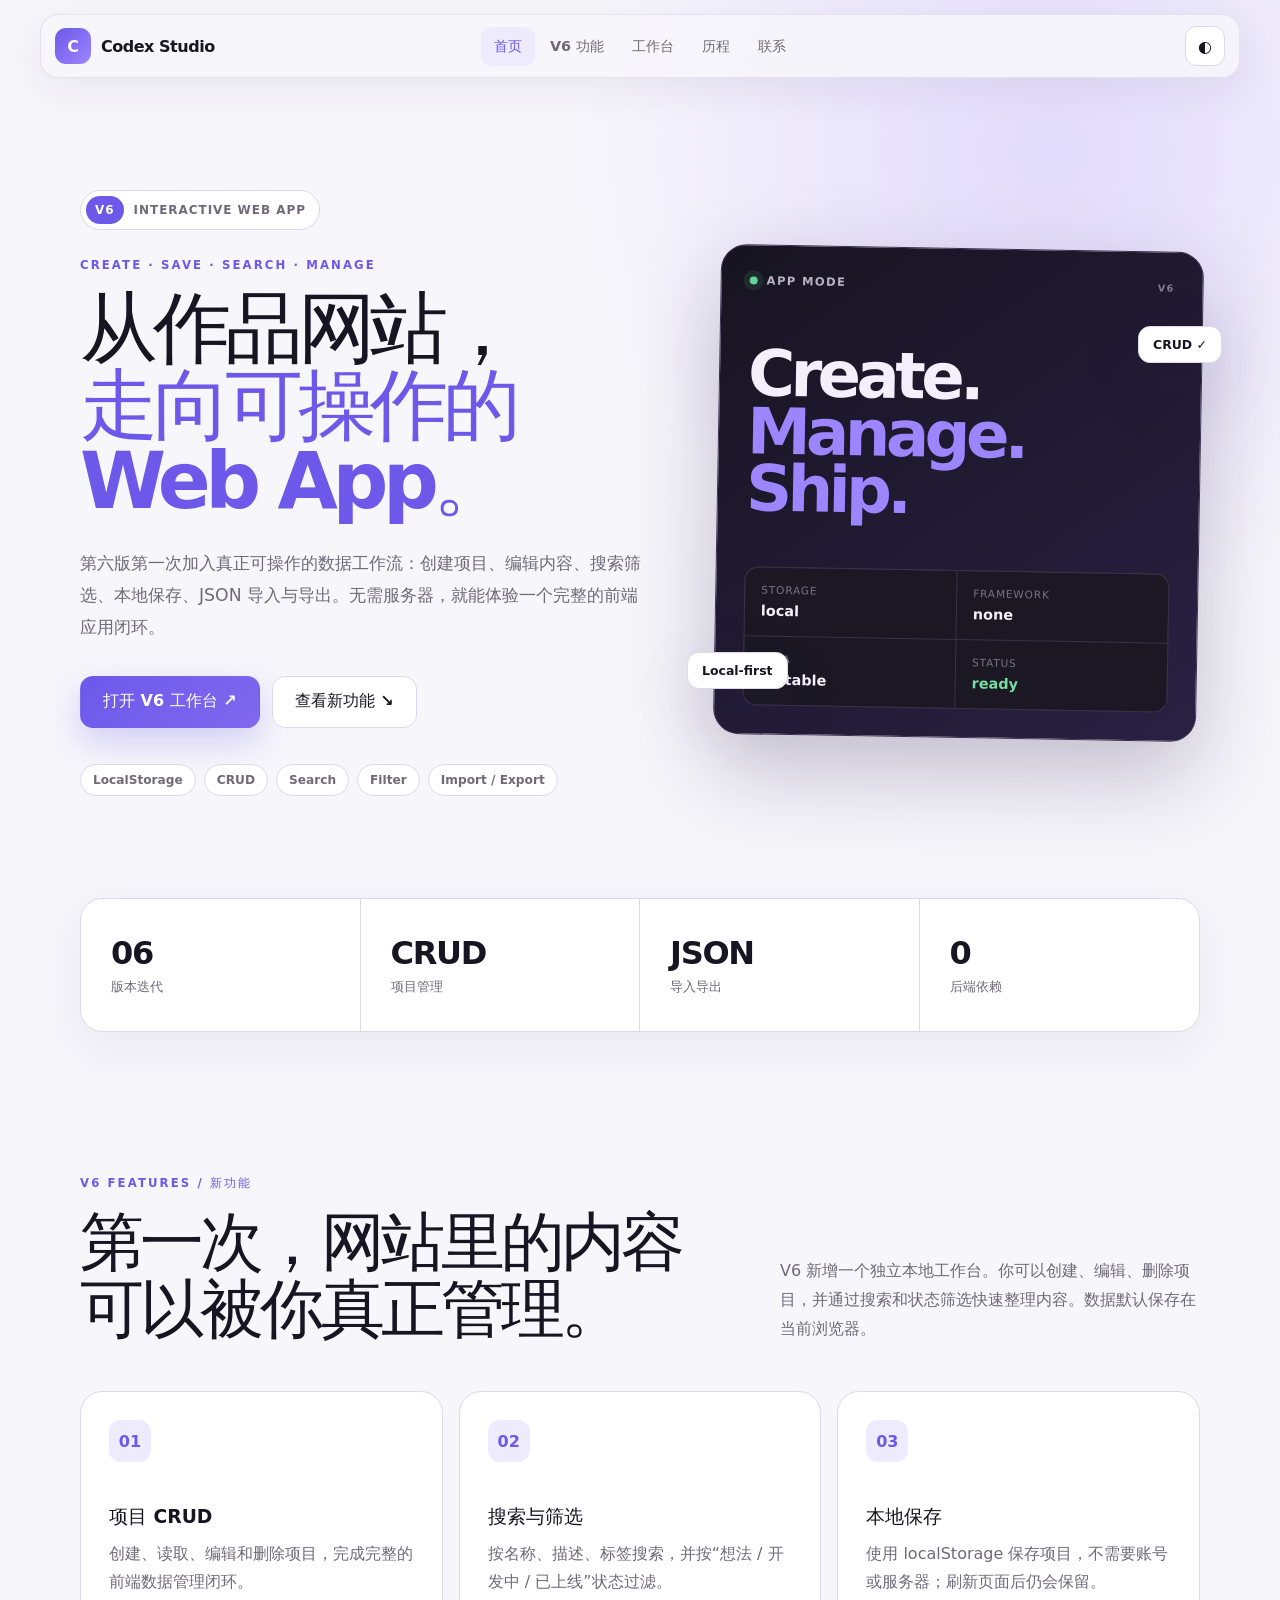
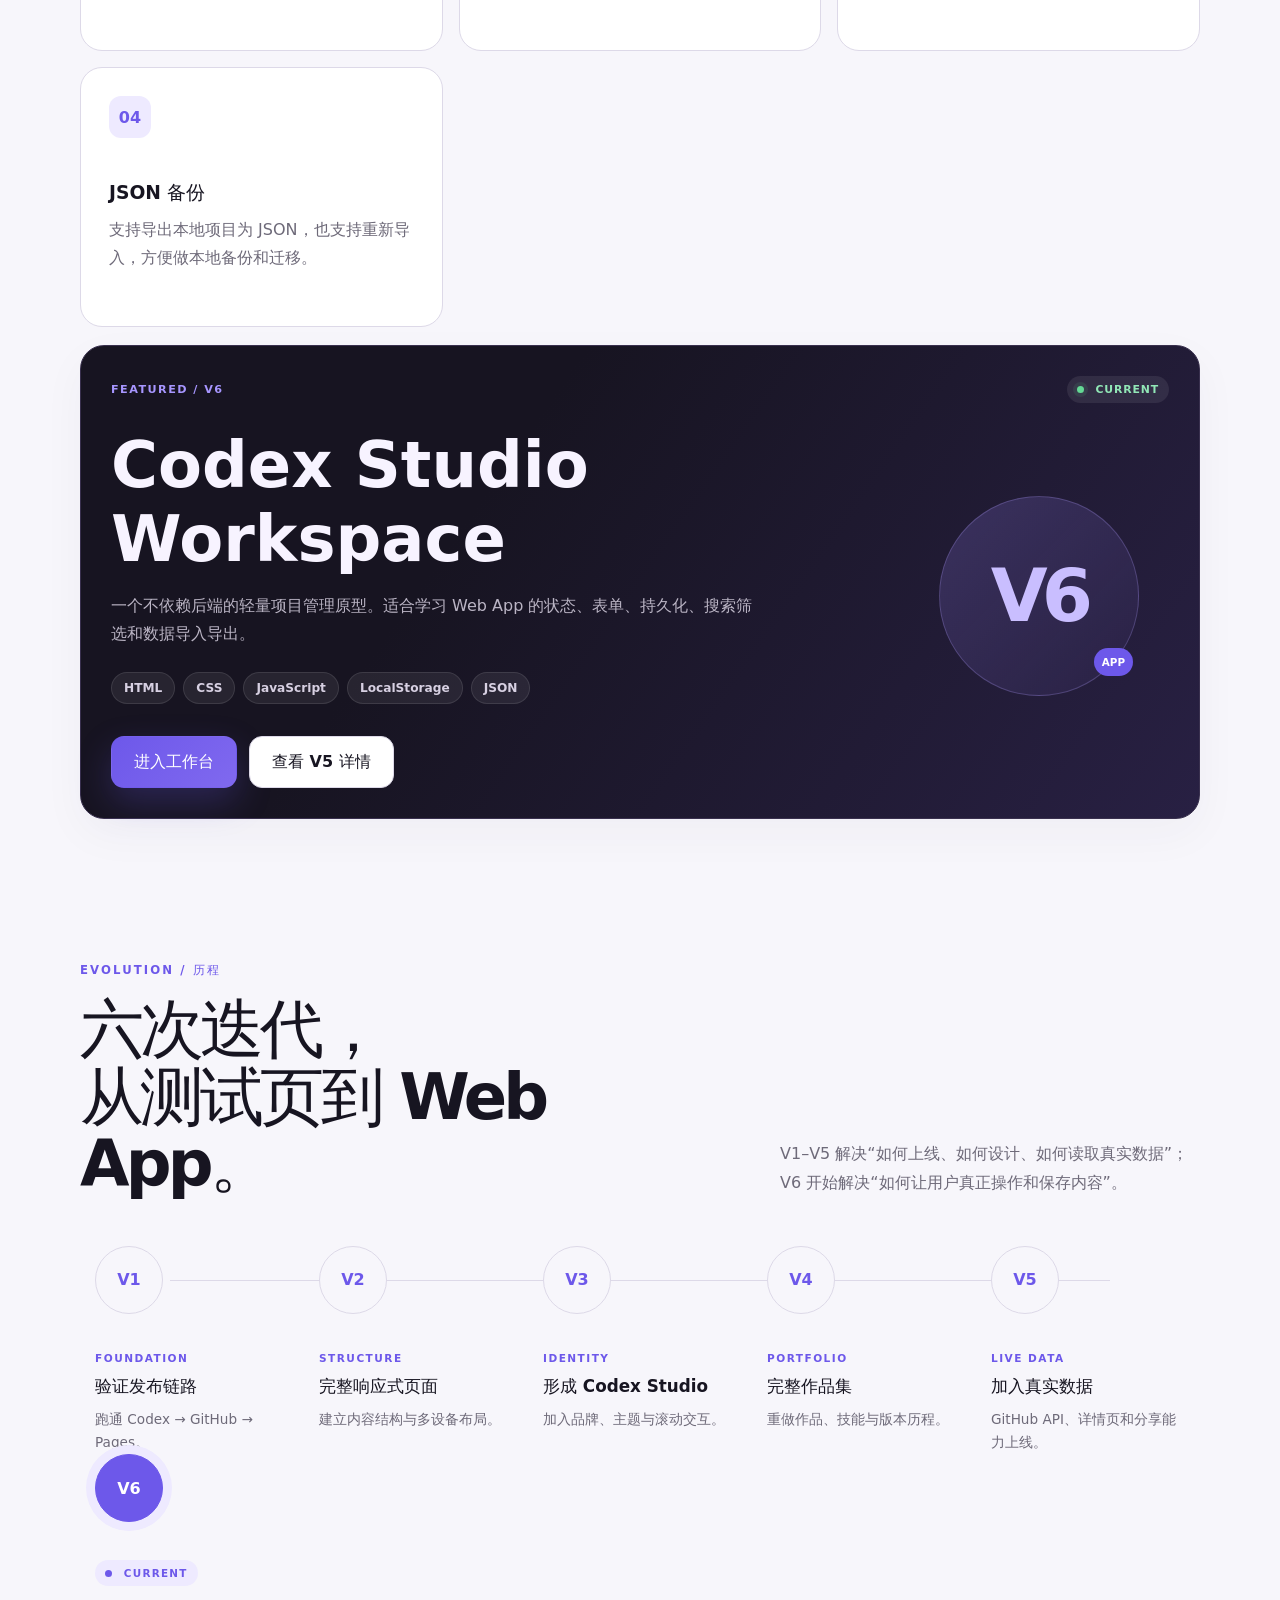
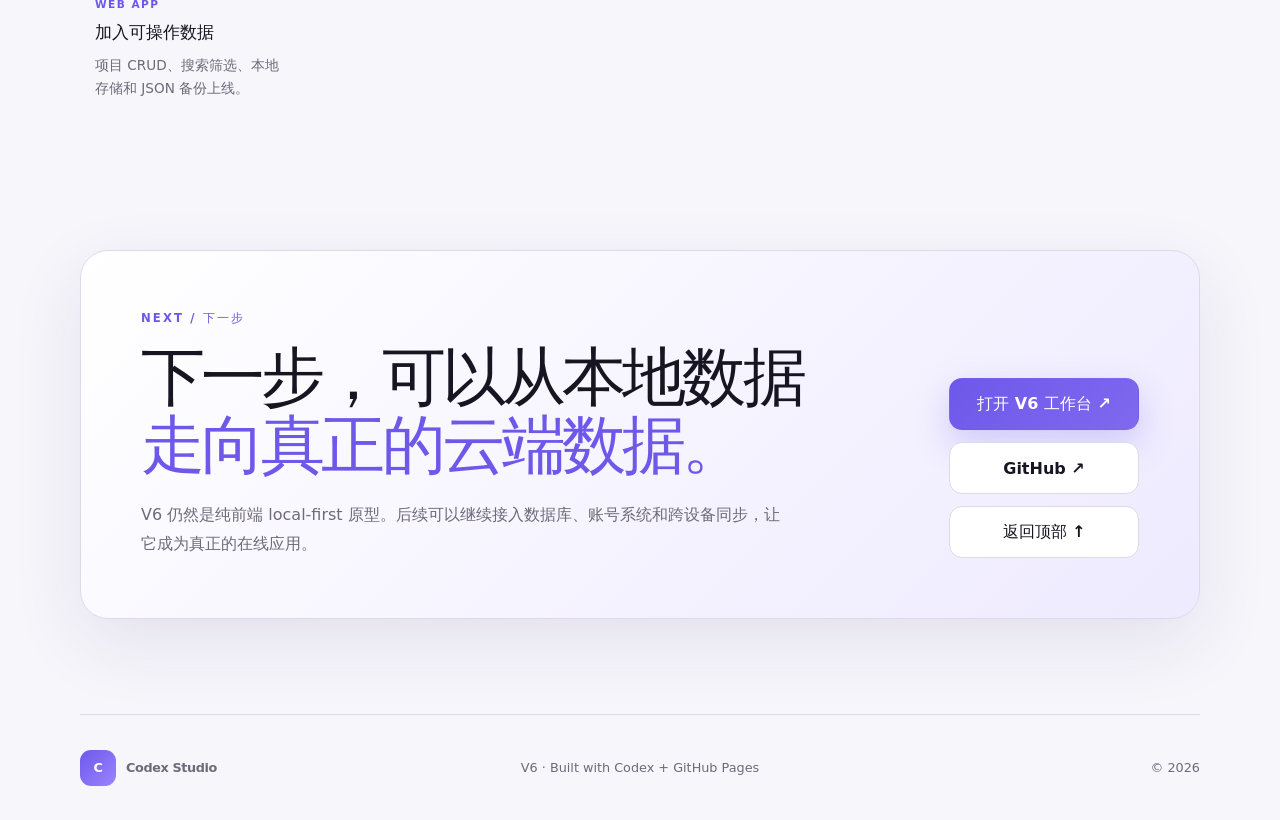
<file: index.html>
<!doctype html><html lang="zh-CN"><head><meta charset="UTF-8"><meta name="viewport" content="width=device-width,initial-scale=1"><meta name="description" content="Codex Studio V6：从实时 Portfolio 进一步升级为可操作的本地 Web App。"><meta name="theme-color" content="#f7f6fb"><title>Codex Studio · V6 Web App</title><script>(()=>{const s=localStorage.getItem('codex-theme');if(s==='dark'||(!s&&matchMedia('(prefers-color-scheme: dark)').matches))document.documentElement.dataset.theme='dark'})()</script><link rel="stylesheet" href="style-v5.css"></head><body><a class="skip-link" href="#main">跳到主要内容</a><div class="page-progress" id="page-progress" aria-hidden="true"></div><header class="site-header"><a class="brand" href="#home"><span class="brand-mark">C</span><span>Codex Studio</span></a><nav class="nav" id="site-nav" aria-label="主导航"><a href="#home">首页</a><a href="#features">V6 功能</a><a href="app.html">工作台</a><a href="#journey">历程</a><a href="#contact">联系</a></nav><div class="header-actions"><button class="theme-toggle" id="theme-toggle" type="button"><span>◐</span></button><button class="menu-button" id="menu-button" type="button" aria-expanded="false" aria-controls="site-nav"><span></span><span></span><span></span></button></div></header><main id="main"><section class="hero section-shell reveal" id="home"><div class="hero-copy"><div class="version-lockup"><span>V6</span><strong>Interactive Web App</strong></div><p class="eyebrow">CREATE · SAVE · SEARCH · MANAGE</p><h1>从作品网站，<br><em>走向可操作的 Web App。</em></h1><p class="hero-text">第六版第一次加入真正可操作的数据工作流：创建项目、编辑内容、搜索筛选、本地保存、JSON 导入与导出。无需服务器，就能体验一个完整的前端应用闭环。</p><div class="hero-actions"><a class="button primary" href="app.html">打开 V6 工作台 ↗</a><a class="button secondary" href="#features">查看新功能 ↘</a></div><ul class="hero-tech"><li>LocalStorage</li><li>CRUD</li><li>Search</li><li>Filter</li><li>Import / Export</li></ul></div><div class="hero-art"><div class="signal-card"><div class="signal-top"><span class="live-dot"></span><span>APP MODE</span><small>V6</small></div><div class="signal-title">Create.<br><b>Manage. Ship.</b></div><div class="signal-grid"><div><span>Storage</span><strong>local</strong></div><div><span>Framework</span><strong>none</strong></div><div><span>Data</span><strong>editable</strong></div><div><span>Status</span><strong class="online">ready</strong></div></div></div><span class="float-chip chip-one">CRUD ✓</span><span class="float-chip chip-two">Local-first</span></div></section><section class="stats section-shell reveal"><article><strong>06</strong><span>版本迭代</span></article><article><strong>CRUD</strong><span>项目管理</span></article><article><strong>JSON</strong><span>导入导出</span></article><article><strong>0</strong><span>后端依赖</span></article></section><section class="section-shell section-block" id="features"><div class="section-heading reveal"><div><p class="eyebrow">V6 FEATURES / 新功能</p><h2>第一次，网站里的内容<br>可以被你真正管理。</h2></div><p>V6 新增一个独立本地工作台。你可以创建、编辑、删除项目，并通过搜索和状态筛选快速整理内容。数据默认保存在当前浏览器。</p></div><div class="feature-grid"><article class="feature-card reveal"><span>01</span><h3>项目 CRUD</h3><p>创建、读取、编辑和删除项目，完成完整的前端数据管理闭环。</p></article><article class="feature-card reveal"><span>02</span><h3>搜索与筛选</h3><p>按名称、描述、标签搜索，并按“想法 / 开发中 / 已上线”状态过滤。</p></article><article class="feature-card reveal"><span>03</span><h3>本地保存</h3><p>使用 localStorage 保存项目，不需要账号或服务器；刷新页面后仍会保留。</p></article><article class="feature-card reveal"><span>04</span><h3>JSON 备份</h3><p>支持导出本地项目为 JSON，也支持重新导入，方便做本地备份和迁移。</p></article></div><article class="project-card featured reveal"><div class="project-top"><span class="project-index">FEATURED / V6</span><span class="status current"><i></i> Current</span></div><div class="featured-content"><div><h3>Codex Studio Workspace</h3><p>一个不依赖后端的轻量项目管理原型。适合学习 Web App 的状态、表单、持久化、搜索筛选和数据导入导出。</p><ul class="tag-list"><li>HTML</li><li>CSS</li><li>JavaScript</li><li>LocalStorage</li><li>JSON</li></ul><div class="project-actions"><a class="button primary" href="app.html">进入工作台</a><a class="button secondary" href="project.html">查看 V5 详情</a></div></div><div class="project-monogram">V6<span>APP</span></div></div></article></section><section class="section-shell section-block" id="journey"><div class="section-heading reveal"><div><p class="eyebrow">EVOLUTION / 历程</p><h2>六次迭代，<br>从测试页到 Web App。</h2></div><p>V1–V5 解决“如何上线、如何设计、如何读取真实数据”；V6 开始解决“如何让用户真正操作和保存内容”。</p></div><div class="timeline"><article class="reveal"><div class="timeline-marker">V1</div><div><p class="timeline-date">FOUNDATION</p><h3>验证发布链路</h3><p>跑通 Codex → GitHub → Pages。</p></div></article><article class="reveal"><div class="timeline-marker">V2</div><div><p class="timeline-date">STRUCTURE</p><h3>完整响应式页面</h3><p>建立内容结构与多设备布局。</p></div></article><article class="reveal"><div class="timeline-marker">V3</div><div><p class="timeline-date">IDENTITY</p><h3>形成 Codex Studio</h3><p>加入品牌、主题与滚动交互。</p></div></article><article class="reveal"><div class="timeline-marker">V4</div><div><p class="timeline-date">PORTFOLIO</p><h3>完整作品集</h3><p>重做作品、技能与版本历程。</p></div></article><article class="reveal"><div class="timeline-marker">V5</div><div><p class="timeline-date">LIVE DATA</p><h3>加入真实数据</h3><p>GitHub API、详情页和分享能力上线。</p></div></article><article class="active reveal"><div class="timeline-marker">V6</div><div><div class="current-label"><i></i> CURRENT</div><p class="timeline-date">WEB APP</p><h3>加入可操作数据</h3><p>项目 CRUD、搜索筛选、本地存储和 JSON 备份上线。</p></div></article></div></section><section class="contact section-shell reveal" id="contact"><div><p class="eyebrow">NEXT / 下一步</p><h2>下一步，可以从本地数据<br><em>走向真正的云端数据。</em></h2><p>V6 仍然是纯前端 local-first 原型。后续可以继续接入数据库、账号系统和跨设备同步，让它成为真正的在线应用。</p></div><div class="contact-actions"><a class="button primary" href="app.html">打开 V6 工作台 ↗</a><a class="button secondary" href="https://github.com/1042963113-cmyk/codex-test" target="_blank" rel="noreferrer">GitHub ↗</a><a class="button secondary" href="#home">返回顶部 ↑</a></div></section></main><footer class="site-footer"><a class="brand" href="#home"><span class="brand-mark">C</span><span>Codex Studio</span></a><p>V6 · Built with Codex + GitHub Pages</p><p>© 2026</p></footer><script src="script-v5.js"></script></body></html>
</file>
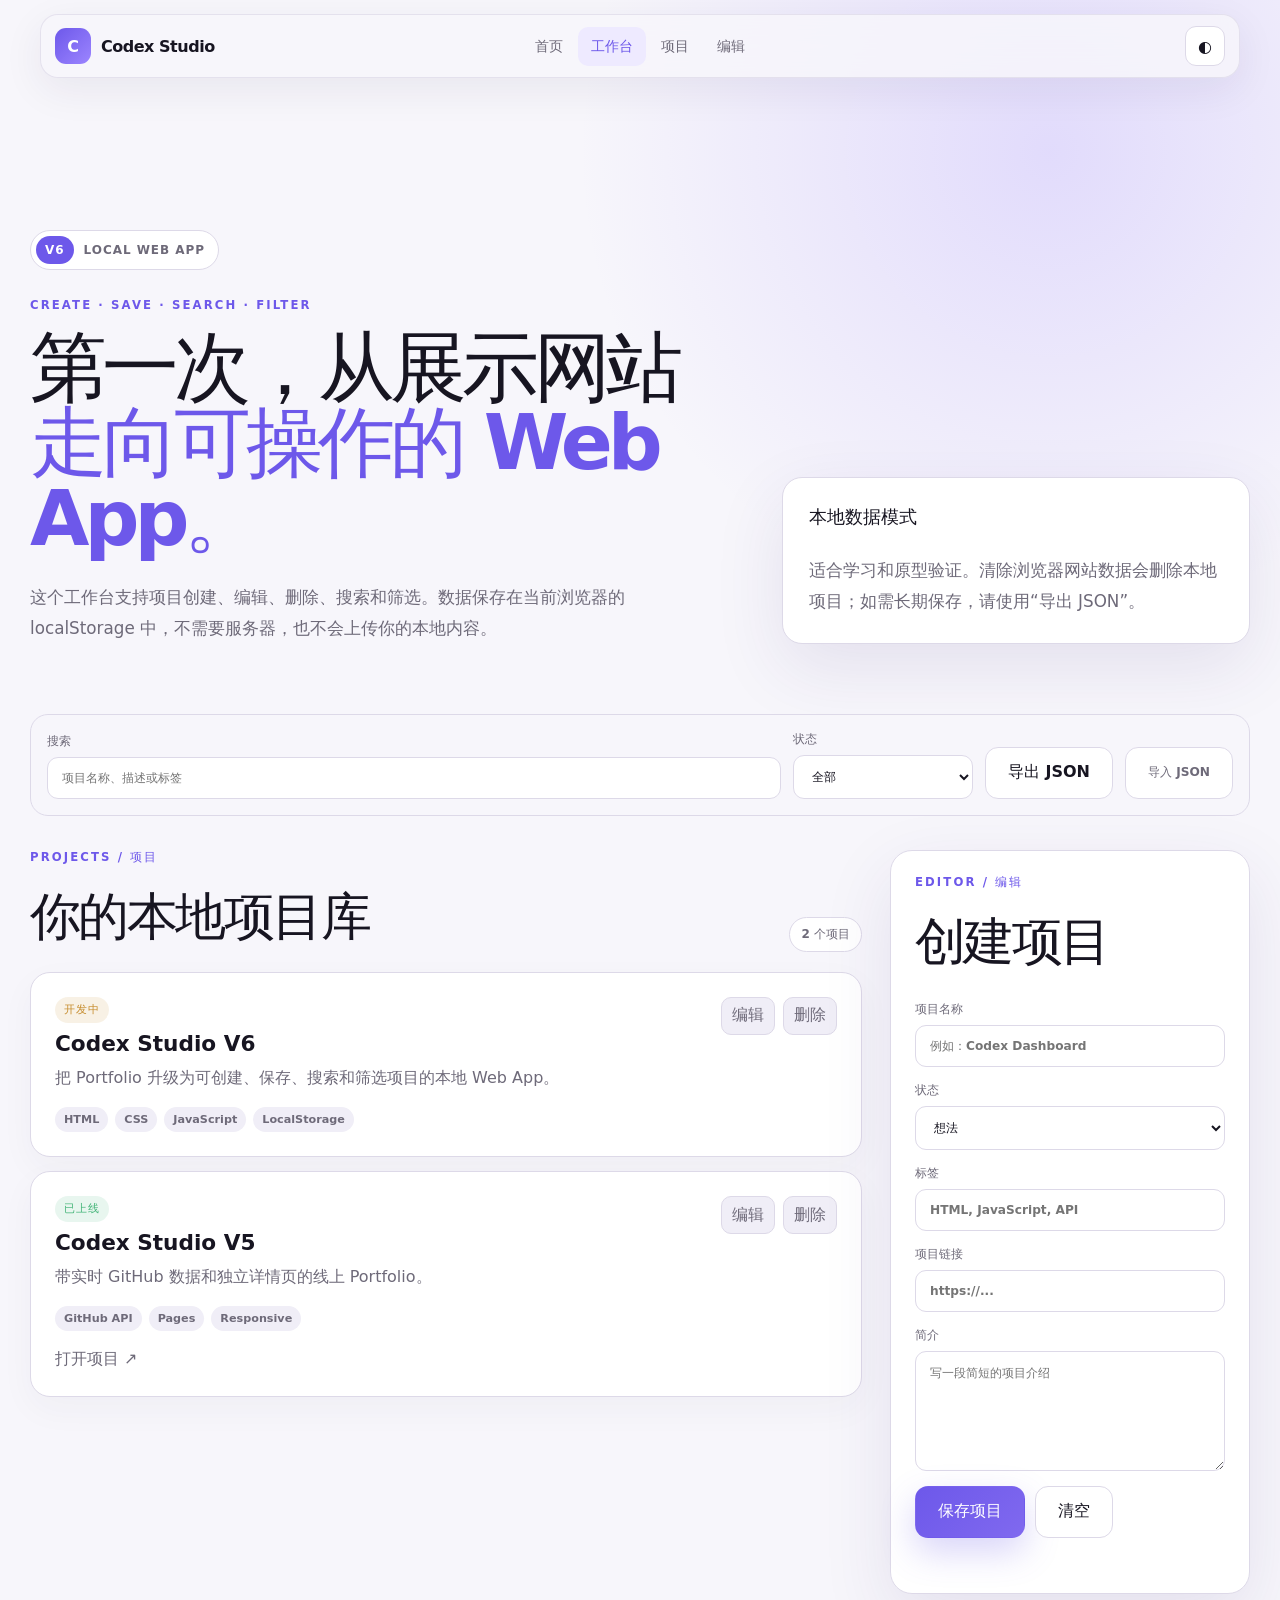
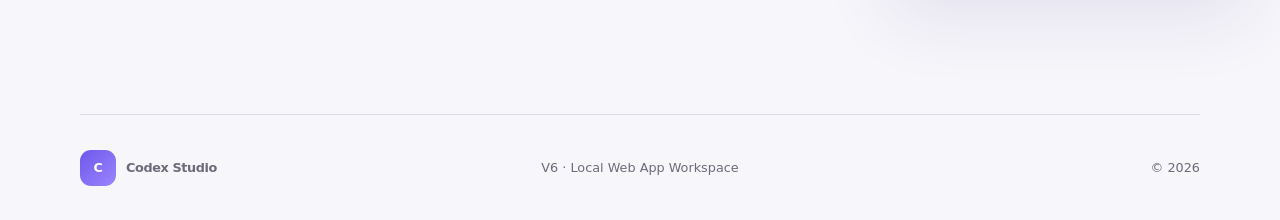
<file: app.html>
<!doctype html><html lang="zh-CN"><head><meta charset="UTF-8"><meta name="viewport" content="width=device-width,initial-scale=1"><meta name="description" content="Codex Studio V6 本地项目工作台：创建、编辑、搜索、筛选并保存项目。"><meta name="theme-color" content="#f7f6fb"><title>Codex Studio · V6 Workspace</title><script>(()=>{const s=localStorage.getItem('codex-theme');if(s==='dark'||(!s&&matchMedia('(prefers-color-scheme: dark)').matches))document.documentElement.dataset.theme='dark'})()</script><link rel="stylesheet" href="style-v5.css"><link rel="stylesheet" href="app-v6.css"></head><body><a class="skip-link" href="#main">跳到主要内容</a><header class="site-header"><a class="brand" href="index.html"><span class="brand-mark">C</span><span>Codex Studio</span></a><nav class="nav" aria-label="工作台导航"><a href="index.html">首页</a><a class="active" href="app.html">工作台</a><a href="#projects">项目</a><a href="#editor">编辑</a></nav><div class="header-actions"><button class="theme-toggle" id="theme-toggle" type="button" aria-label="切换主题"><span>◐</span></button></div></header><main id="main" class="workspace-shell"><section class="workspace-hero"><div><div class="version-lockup"><span>V6</span><strong>Local Web App</strong></div><p class="eyebrow">CREATE · SAVE · SEARCH · FILTER</p><h1>第一次，从展示网站<br><em>走向可操作的 Web App。</em></h1><p>这个工作台支持项目创建、编辑、删除、搜索和筛选。数据保存在当前浏览器的 localStorage 中，不需要服务器，也不会上传你的本地内容。</p></div><div class="workspace-note"><strong>本地数据模式</strong><p>适合学习和原型验证。清除浏览器网站数据会删除本地项目；如需长期保存，请使用“导出 JSON”。</p></div></section><section class="workspace-toolbar" id="projects"><label class="search-box"><span>搜索</span><input id="search-input" type="search" placeholder="项目名称、描述或标签"></label><label><span>状态</span><select id="status-filter"><option value="all">全部</option><option value="idea">想法</option><option value="building">开发中</option><option value="live">已上线</option></select></label><button class="button secondary" id="export-json" type="button">导出 JSON</button><label class="button secondary import-button">导入 JSON<input id="import-json" type="file" accept="application/json" hidden></label></section><section class="workspace-grid"><div><div class="workspace-heading"><div><p class="eyebrow">PROJECTS / 项目</p><h2>你的本地项目库</h2></div><span id="project-count" class="count-pill">0 个项目</span></div><div id="project-list" class="project-list" aria-live="polite"></div><div id="empty-state" class="empty-state" hidden><h3>没有匹配的项目</h3><p>调整搜索条件，或者在右侧创建一个新项目。</p></div></div><aside class="editor-panel" id="editor"><p class="eyebrow">EDITOR / 编辑</p><h2 id="editor-title">创建项目</h2><form id="project-form"><input id="project-id" type="hidden"><label>项目名称<input id="project-name" required maxlength="80" placeholder="例如：Codex Dashboard"></label><label>状态<select id="project-status"><option value="idea">想法</option><option value="building">开发中</option><option value="live">已上线</option></select></label><label>标签<input id="project-tags" maxlength="120" placeholder="HTML, JavaScript, API"></label><label>项目链接<input id="project-url" type="url" placeholder="https://..."></label><label>简介<textarea id="project-description" rows="6" maxlength="500" placeholder="写一段简短的项目介绍"></textarea></label><div class="form-actions"><button class="button primary" type="submit">保存项目</button><button class="button secondary" id="reset-form" type="button">清空</button></div></form><p class="form-status" id="form-status" role="status" aria-live="polite"></p></aside></section></main><footer class="site-footer"><a class="brand" href="index.html"><span class="brand-mark">C</span><span>Codex Studio</span></a><p>V6 · Local Web App Workspace</p><p>© 2026</p></footer><script src="app-v6.js"></script></body></html>
</file>
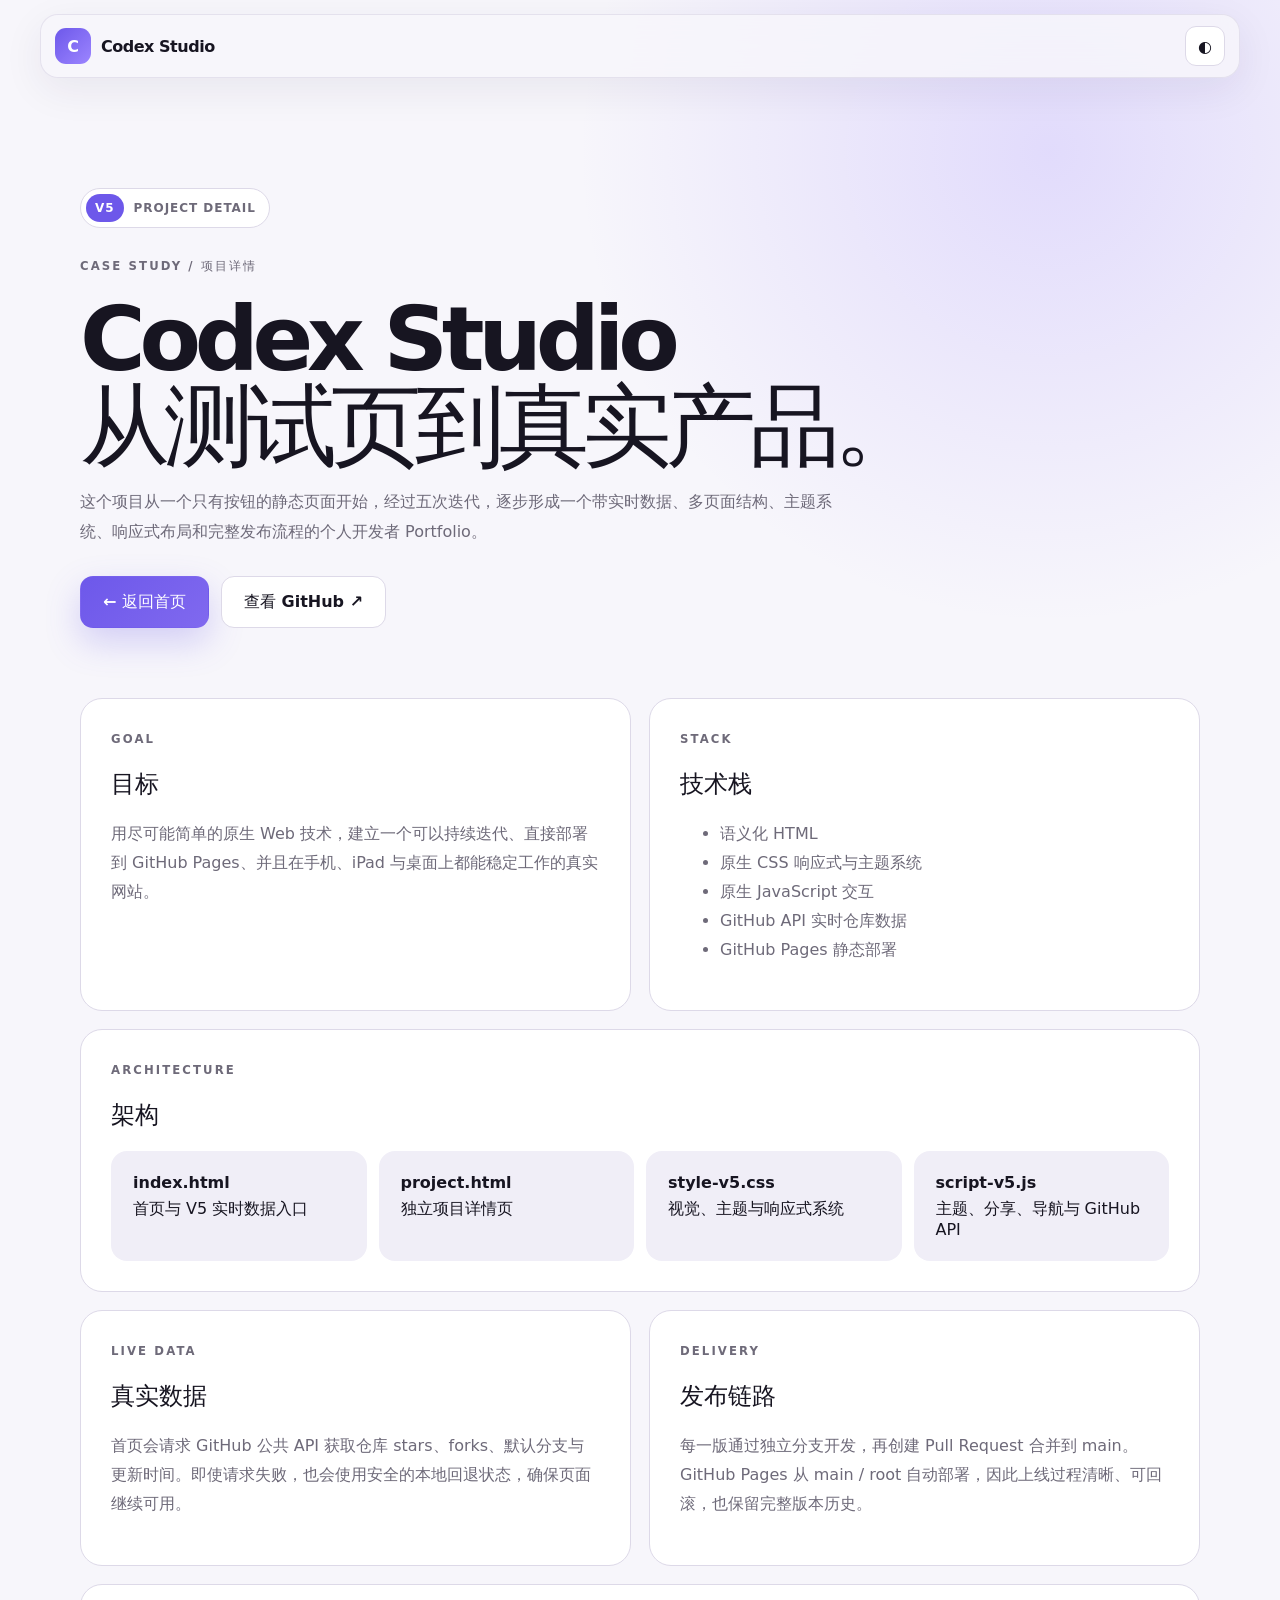
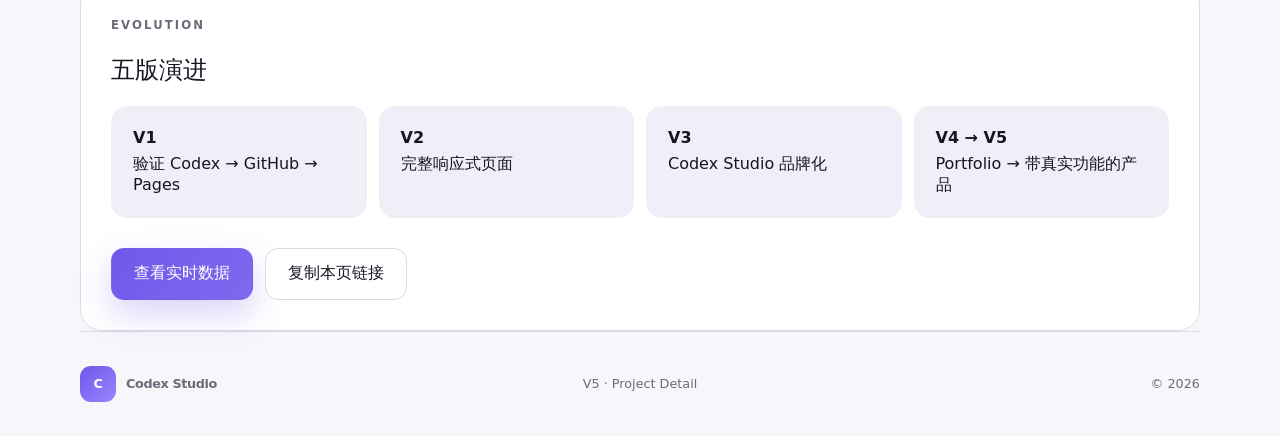
<file: project.html>
<!doctype html><html lang="zh-CN"><head><meta charset="UTF-8"><meta name="viewport" content="width=device-width,initial-scale=1"><meta name="description" content="Codex Studio V5 项目详情：架构、功能、发布链路与版本演进。"><meta name="theme-color" content="#f7f6fb"><title>Codex Studio V5 · 项目详情</title><script>(()=>{const s=localStorage.getItem('codex-theme');if(s==='dark'||(!s&&matchMedia('(prefers-color-scheme: dark)').matches))document.documentElement.dataset.theme='dark'})()</script><link rel="stylesheet" href="style-v5.css"></head><body><a class="skip-link" href="#main">跳到主要内容</a><header class="site-header"><a class="brand" href="index.html"><span class="brand-mark">C</span><span>Codex Studio</span></a><div></div><div class="header-actions"><button class="theme-toggle" id="theme-toggle" type="button"><span>◐</span></button></div></header><main id="main"><section class="detail-hero section-shell reveal"><div class="version-lockup"><span>V5</span><strong>Project Detail</strong></div><p class="eyebrow">CASE STUDY / 项目详情</p><h1>Codex Studio<br>从测试页到真实产品。</h1><p>这个项目从一个只有按钮的静态页面开始，经过五次迭代，逐步形成一个带实时数据、多页面结构、主题系统、响应式布局和完整发布流程的个人开发者 Portfolio。</p><div class="back-row"><a class="button primary" href="index.html">← 返回首页</a><a class="button secondary" href="https://github.com/1042963113-cmyk/codex-test" target="_blank" rel="noreferrer">查看 GitHub ↗</a></div></section><section class="section-shell detail-grid"><article class="detail-card reveal"><p class="eyebrow">GOAL</p><h2>目标</h2><p>用尽可能简单的原生 Web 技术，建立一个可以持续迭代、直接部署到 GitHub Pages、并且在手机、iPad 与桌面上都能稳定工作的真实网站。</p></article><article class="detail-card reveal"><p class="eyebrow">STACK</p><h2>技术栈</h2><ul><li>语义化 HTML</li><li>原生 CSS 响应式与主题系统</li><li>原生 JavaScript 交互</li><li>GitHub API 实时仓库数据</li><li>GitHub Pages 静态部署</li></ul></article><article class="detail-card full reveal"><p class="eyebrow">ARCHITECTURE</p><h2>架构</h2><div class="architecture"><div><strong>index.html</strong><span>首页与 V5 实时数据入口</span></div><div><strong>project.html</strong><span>独立项目详情页</span></div><div><strong>style-v5.css</strong><span>视觉、主题与响应式系统</span></div><div><strong>script-v5.js</strong><span>主题、分享、导航与 GitHub API</span></div></div></article><article class="detail-card reveal"><p class="eyebrow">LIVE DATA</p><h2>真实数据</h2><p>首页会请求 GitHub 公共 API 获取仓库 stars、forks、默认分支与更新时间。即使请求失败，也会使用安全的本地回退状态，确保页面继续可用。</p></article><article class="detail-card reveal"><p class="eyebrow">DELIVERY</p><h2>发布链路</h2><p>每一版通过独立分支开发，再创建 Pull Request 合并到 main。GitHub Pages 从 main / root 自动部署，因此上线过程清晰、可回滚，也保留完整版本历史。</p></article><article class="detail-card full reveal"><p class="eyebrow">EVOLUTION</p><h2>五版演进</h2><div class="architecture"><div><strong>V1</strong><span>验证 Codex → GitHub → Pages</span></div><div><strong>V2</strong><span>完整响应式页面</span></div><div><strong>V3</strong><span>Codex Studio 品牌化</span></div><div><strong>V4 → V5</strong><span>Portfolio → 带真实功能的产品</span></div></div><div class="back-row"><a class="button primary" href="index.html#live">查看实时数据</a><button class="button secondary" id="copy-link" type="button">复制本页链接</button></div></article></section></main><footer class="site-footer"><a class="brand" href="index.html"><span class="brand-mark">C</span><span>Codex Studio</span></a><p>V5 · Project Detail</p><p>© 2026</p></footer><script src="script-v5.js"></script></body></html>
</file>
<file: style-v5.css>
:root{font-family:Inter,ui-sans-serif,system-ui,-apple-system,BlinkMacSystemFont,"Segoe UI","PingFang SC","Microsoft YaHei",sans-serif;font-synthesis:none;--bg:#f7f6fb;--surface:#fff;--surface-soft:#f0eef7;--text:#171521;--muted:#6e6a79;--line:#ddd9e8;--accent:#6d58ea;--accent2:#9c85ff;--accent-soft:#eeeaff;--header:rgba(247,246,251,.84);--shadow:0 24px 70px rgba(57,43,118,.1)}:root[data-theme="dark"]{--bg:#0d0c13;--surface:#17151f;--surface-soft:#211e2c;--text:#f5f2fc;--muted:#aaa5b7;--line:#363142;--accent:#9b89ff;--accent2:#b9aaff;--accent-soft:#2b2545;--header:rgba(13,12,19,.84);--shadow:0 28px 80px rgba(0,0,0,.32)}*{box-sizing:border-box}html{scroll-behavior:smooth;scroll-padding-top:100px}body{margin:0;overflow-x:hidden;color:var(--text);background:var(--bg);transition:background .25s,color .25s}body::before{position:absolute;z-index:-1;top:0;right:0;width:60vw;height:760px;background:radial-gradient(circle at 70% 20%,rgba(149,124,255,.22),transparent 58%);content:""}a{color:inherit;text-decoration:none}button,a{-webkit-tap-highlight-color:transparent}button{font:inherit}.skip-link{position:fixed;z-index:200;top:8px;left:8px;padding:10px 14px;color:#fff;background:var(--accent);border-radius:8px;transform:translateY(-150%)}.skip-link:focus{transform:none}.page-progress{position:fixed;z-index:100;inset:0 auto auto 0;width:0;height:3px;background:linear-gradient(90deg,var(--accent),var(--accent2))}.site-header{position:sticky;z-index:50;top:14px;display:grid;grid-template-columns:1fr auto 1fr;align-items:center;width:min(1200px,calc(100% - 32px));margin:14px auto 0;padding:11px 14px;background:var(--header);border:1px solid color-mix(in srgb,var(--line) 70%,transparent);border-radius:18px;box-shadow:0 12px 40px rgba(40,31,77,.07);backdrop-filter:blur(20px)}.brand{display:inline-flex;align-items:center;gap:10px;width:max-content;font-weight:850;letter-spacing:-.03em}.brand-mark{display:grid;width:36px;height:36px;place-items:center;color:#fff;background:linear-gradient(135deg,var(--accent),var(--accent2));border-radius:11px}.nav{display:flex;gap:2px}.nav a{padding:10px 13px;color:var(--muted);border-radius:10px;font-size:.9rem;font-weight:700}.nav a:hover,.nav a:focus-visible,.nav a.active{color:var(--accent);background:var(--accent-soft)}.header-actions{display:flex;justify-self:end;gap:8px}.theme-toggle,.menu-button{display:grid;width:40px;height:40px;padding:0;place-items:center;color:var(--text);background:var(--surface);border:1px solid var(--line);border-radius:11px;cursor:pointer}.menu-button{display:none}.menu-button span{display:block;width:17px;height:2px;background:currentColor;border-radius:2px}.section-shell{width:min(1120px,calc(100% - 40px));margin-inline:auto}.section-block{padding-top:144px}.hero{display:grid;grid-template-columns:minmax(0,1.08fr) minmax(380px,.92fr);gap:70px;align-items:center;min-height:calc(100vh - 80px);padding-block:105px 95px}.version-lockup{display:inline-flex;align-items:center;gap:10px;margin-bottom:28px;padding:5px 13px 5px 5px;color:var(--muted);background:var(--surface);border:1px solid var(--line);border-radius:999px;font-size:.75rem;text-transform:uppercase;letter-spacing:.08em}.version-lockup span{padding:7px 9px;color:#fff;background:var(--accent);border-radius:999px;font-weight:900}.eyebrow{margin:0 0 18px;color:var(--accent);font-size:.73rem;font-weight:900;letter-spacing:.18em}.hero h1{margin:0;max-width:720px;font-size:clamp(3.5rem,6.1vw,6.2rem);line-height:.98;letter-spacing:-.07em}.hero h1 em,.contact h2 em{color:var(--accent);font-style:normal}.hero-text{max-width:650px;margin:28px 0 0;color:var(--muted);font-size:1.08rem;line-height:1.85}.hero-actions,.contact-actions,.live-actions,.project-actions{display:flex;flex-wrap:wrap;gap:12px;margin-top:32px}.button{display:inline-flex;gap:14px;align-items:center;justify-content:center;min-height:52px;padding:0 22px;border:1px solid transparent;border-radius:13px;font-weight:800;cursor:pointer;transition:transform .2s,box-shadow .2s,background .2s}.button:hover,.button:focus-visible{transform:translateY(-3px)}.primary{color:#fff;background:linear-gradient(135deg,var(--accent),#8069ef);box-shadow:0 14px 34px rgba(105,87,232,.25)}.secondary{color:var(--text);background:var(--surface);border-color:var(--line)}.hero-tech,.tag-list{display:flex;flex-wrap:wrap;gap:8px;padding:0;list-style:none}.hero-tech{margin:36px 0 0}.hero-tech li,.tag-list li{padding:8px 12px;color:var(--muted);background:var(--surface);border:1px solid var(--line);border-radius:999px;font-size:.76rem;font-weight:750}.hero-art{position:relative}.signal-card{position:relative;z-index:2;overflow:hidden;padding:28px;color:#f4f0fb;background:linear-gradient(145deg,#171421,#292143);border:1px solid #39304e;border-radius:26px;box-shadow:0 35px 90px rgba(31,20,73,.25);transform:rotate(1deg)}.signal-top{display:flex;align-items:center;gap:9px;color:#b9b2c5;font-size:.72rem;font-weight:850;letter-spacing:.12em}.signal-top small{margin-left:auto;color:#847d91}.live-dot{width:8px;height:8px;background:#62d493;border-radius:50%;box-shadow:0 0 0 6px rgba(98,212,147,.1)}.signal-title{margin:58px 0 48px;font-size:clamp(3rem,5vw,5.2rem);font-weight:950;line-height:.9;letter-spacing:-.07em}.signal-title b{color:var(--accent2)}.signal-grid{display:grid;grid-template-columns:repeat(2,1fr);gap:1px;background:#383247;border:1px solid #383247;border-radius:14px;overflow:hidden}.signal-grid div{padding:16px;background:#1b1824}.signal-grid span{display:block;margin-bottom:5px;color:#797283;font-size:.66rem;text-transform:uppercase;letter-spacing:.08em}.signal-grid strong{font-size:.9rem}.online{color:#77dda2}.float-chip{position:absolute;z-index:3;padding:10px 14px;background:var(--surface);border:1px solid var(--line);border-radius:12px;box-shadow:var(--shadow);font-size:.78rem;font-weight:800}.chip-one{top:16%;right:-22px}.chip-two{bottom:10%;left:-30px}.stats{display:grid;grid-template-columns:repeat(4,1fr);overflow:hidden;background:var(--surface);border:1px solid var(--line);border-radius:22px;box-shadow:0 16px 50px rgba(55,42,110,.07)}.stats article{display:flex;min-height:132px;flex-direction:column;justify-content:center;padding:25px 30px;border-right:1px solid var(--line)}.stats article:last-child{border:0}.stats strong{font-size:2rem;letter-spacing:-.04em}.stats span{margin-top:6px;color:var(--muted);font-size:.82rem}.section-heading{display:grid;grid-template-columns:1.2fr .8fr;gap:70px;align-items:end;margin-bottom:48px}.section-heading h2,.contact h2{margin:0;font-size:clamp(2.6rem,5vw,4.7rem);line-height:1.05;letter-spacing:-.06em}.section-heading>p{margin:0;color:var(--muted);line-height:1.8}.feature-grid{display:grid;grid-template-columns:repeat(3,1fr);gap:16px;margin-bottom:18px}.feature-card{min-height:260px;padding:28px;background:var(--surface);border:1px solid var(--line);border-radius:22px}.feature-card>span{display:inline-grid;width:42px;height:42px;place-items:center;color:var(--accent);background:var(--accent-soft);border-radius:12px;font-weight:900}.feature-card h3{margin:42px 0 10px}.feature-card p{margin:0;color:var(--muted);line-height:1.75}.project-card{display:flex;min-height:420px;flex-direction:column;padding:30px;background:var(--surface);border:1px solid var(--line);border-radius:24px;box-shadow:0 15px 45px rgba(50,42,85,.04)}.project-card.featured{color:#f7f3ff;background:linear-gradient(125deg,#171421 35%,#282043);border-color:#39304e}.project-top{display:flex;align-items:center;justify-content:space-between}.project-index{color:#a796ff;font-size:.7rem;font-weight:900;letter-spacing:.13em}.status{padding:7px 10px;color:#bdb6c9;background:rgba(255,255,255,.08);border-radius:999px;font-size:.68rem;font-weight:800;text-transform:uppercase;letter-spacing:.08em}.status.current{color:#91e7b6}.status i,.current-label i{display:inline-block;width:7px;height:7px;margin-right:7px;background:#64d995;border-radius:50%;box-shadow:0 0 0 4px rgba(100,217,149,.1)}.featured-content{display:grid;grid-template-columns:1fr 230px;gap:50px;align-items:center;flex:1}.project-card h3{margin:25px 0 14px;font-size:clamp(2.7rem,5vw,4.4rem)}.project-card p{max-width:650px;color:#bbb5c5;line-height:1.75}.tag-list{margin:24px 0}.project-card .tag-list li{color:#d7d0e2;background:rgba(255,255,255,.07);border-color:rgba(255,255,255,.1)}.project-monogram{display:grid;position:relative;width:200px;aspect-ratio:1;place-items:center;color:#c9beff;background:linear-gradient(135deg,rgba(156,134,255,.22),rgba(156,134,255,.04));border:1px solid rgba(178,160,255,.25);border-radius:50%;font-size:4.6rem;font-weight:950;letter-spacing:-.08em}.project-monogram span{position:absolute;right:5px;bottom:19px;padding:8px;color:white;background:var(--accent);border-radius:999px;font-size:.65rem;letter-spacing:0}.share-feedback{min-height:1.4em;margin:10px 0 0!important;color:#a99ff7!important;font-size:.8rem}.live-section{margin-top:144px;padding-bottom:144px;background:var(--surface-soft)}.live-grid{display:grid;grid-template-columns:repeat(4,1fr);gap:14px}.live-grid article{min-height:190px;padding:24px;background:var(--surface);border:1px solid var(--line);border-radius:20px}.live-grid span{display:block;color:var(--muted);font-size:.78rem}.live-grid strong{display:block;margin:28px 0 8px;font-size:clamp(1.8rem,3vw,2.8rem);letter-spacing:-.05em;overflow-wrap:anywhere}.live-grid small{color:var(--muted)}.live-actions{margin-top:22px}.timeline{position:relative;display:grid;grid-template-columns:repeat(5,1fr);gap:0}.timeline::before{position:absolute;top:34px;right:8%;left:8%;height:1px;background:var(--line);content:""}.timeline article{position:relative;padding:0 15px}.timeline-marker{display:grid;position:relative;z-index:1;width:68px;height:68px;margin-bottom:38px;place-items:center;color:var(--accent);background:var(--bg);border:1px solid var(--line);border-radius:50%;font-weight:900}.timeline .active .timeline-marker{color:#fff;background:var(--accent);border-color:var(--accent);box-shadow:0 0 0 9px var(--accent-soft)}.timeline-date{margin:0 0 11px;color:var(--accent)!important;font-size:.66rem;font-weight:900;letter-spacing:.14em}.timeline h3{margin:0 0 10px;font-size:1.05rem}.timeline article p:last-child{margin:0;color:var(--muted);font-size:.85rem;line-height:1.7}.current-label{width:max-content;margin-bottom:12px;padding:7px 10px;color:var(--accent);background:var(--accent-soft);border-radius:999px;font-size:.65rem;font-weight:900;letter-spacing:.12em}.current-label i{background:var(--accent);box-shadow:none}.contact{display:grid;grid-template-columns:1fr auto;gap:50px;align-items:end;margin-top:150px;margin-bottom:95px;padding:60px;background:linear-gradient(135deg,var(--surface),var(--accent-soft));border:1px solid var(--line);border-radius:28px;box-shadow:var(--shadow)}.contact>div>p:last-child{max-width:650px;margin:22px 0 0;color:var(--muted);line-height:1.8}.contact-actions{flex-direction:column;min-width:190px;margin:0}.site-footer{display:grid;grid-template-columns:1fr auto 1fr;align-items:center;width:min(1120px,calc(100% - 40px));margin:auto;padding:32px 0;color:var(--muted);border-top:1px solid var(--line);font-size:.8rem}.site-footer p:last-child{text-align:right}.reveal{opacity:0;transform:translateY(24px);transition:opacity .7s,transform .7s}.reveal.is-visible{opacity:1;transform:none}:focus-visible{outline:3px solid color-mix(in srgb,var(--accent) 50%,transparent);outline-offset:3px}.detail-hero{padding:110px 0 70px}.detail-hero h1{max-width:900px;margin:0;font-size:clamp(3rem,7vw,6.5rem);line-height:.98;letter-spacing:-.07em}.detail-hero p{max-width:760px;color:var(--muted);line-height:1.85}.detail-grid{display:grid;grid-template-columns:1fr 1fr;gap:18px}.detail-card{padding:30px;background:var(--surface);border:1px solid var(--line);border-radius:22px}.detail-card h2{margin-top:0}.detail-card p,.detail-card li{color:var(--muted);line-height:1.8}.detail-card.full{grid-column:1/-1}.architecture{display:grid;grid-template-columns:repeat(4,1fr);gap:12px}.architecture div{padding:22px;background:var(--surface-soft);border-radius:16px}.architecture strong{display:block;margin-bottom:7px}.back-row{display:flex;gap:12px;flex-wrap:wrap;margin-top:30px}@media(max-width:1050px){.hero{grid-template-columns:1.05fr .95fr;gap:40px}.hero h1{font-size:clamp(3.35rem,7vw,5.2rem)}.feature-grid{grid-template-columns:1fr}.live-grid{grid-template-columns:repeat(2,1fr)}.timeline{grid-template-columns:repeat(2,1fr);gap:45px 0}.timeline::before{display:none}.timeline article{border-left:1px solid var(--line)}.featured-content{grid-template-columns:1fr 190px}.contact{grid-template-columns:1fr}.architecture{grid-template-columns:repeat(2,1fr)}}@media(max-width:760px){html{scroll-padding-top:80px}.site-header{grid-template-columns:1fr auto}.nav{position:absolute;top:calc(100% + 8px);right:0;left:0;display:none;flex-direction:column;padding:10px;background:var(--surface);border:1px solid var(--line);border-radius:16px;box-shadow:var(--shadow)}.nav.is-open{display:flex}.menu-button{display:grid}.header-actions{grid-column:2}.hero{grid-template-columns:1fr;min-height:auto;padding:75px 0 60px}.hero-art{margin-top:15px}.signal-card{transform:none}.float-chip{display:none}.stats{grid-template-columns:repeat(2,1fr)}.stats article:nth-child(2){border-right:0}.stats article{border-bottom:1px solid var(--line)}.section-block{padding-top:100px}.section-heading{grid-template-columns:1fr;gap:20px}.featured-content{grid-template-columns:1fr}.project-monogram{width:150px}.live-section{margin-top:100px;padding-bottom:100px}.timeline{grid-template-columns:1fr}.contact{padding:34px}.site-footer{grid-template-columns:1fr;gap:10px}.site-footer p,.site-footer p:last-child{text-align:left;margin:0}.detail-grid{grid-template-columns:1fr}.detail-card.full{grid-column:auto}}@media(max-width:520px){.site-header{width:calc(100% - 20px);top:8px;margin-top:8px}.section-shell{width:calc(100% - 28px)}.hero h1{font-size:clamp(2.8rem,15vw,4.3rem)}.hero-actions .button,.project-actions .button,.live-actions .button{width:100%}.signal-title{font-size:3.4rem}.signal-grid{grid-template-columns:1fr}.stats{grid-template-columns:1fr}.stats article{border-right:0}.live-grid{grid-template-columns:1fr}.contact-actions{width:100%}.contact-actions .button{width:100%}.architecture{grid-template-columns:1fr}.project-card{padding:24px}}@media(prefers-reduced-motion:reduce){html{scroll-behavior:auto}*,*::before,*::after{animation:none!important;transition:none!important}.reveal{opacity:1;transform:none}}
</file>
<file: app-v6.css>
body{overflow-x:hidden}.workspace-shell{width:min(1220px,calc(100% - 32px));margin:0 auto;padding:96px 0 120px}.workspace-hero{display:grid;grid-template-columns:minmax(0,1.2fr) minmax(280px,.8fr);gap:50px;align-items:end;padding:56px 0 70px}.workspace-hero h1{margin:0;font-size:clamp(3rem,6vw,6rem);line-height:.98;letter-spacing:-.065em}.workspace-hero h1 em{color:var(--accent);font-style:normal}.workspace-hero>div>p:last-child{max-width:760px;margin:26px 0 0;color:var(--muted);font-size:1.05rem;line-height:1.85}.workspace-note{padding:26px;background:var(--surface);border:1px solid var(--line);border-radius:20px;box-shadow:var(--shadow)}.workspace-note strong{font-size:1.15rem}.workspace-note p{margin:10px 0 0;color:var(--muted);line-height:1.7}.workspace-toolbar{position:sticky;z-index:20;top:92px;display:grid;grid-template-columns:minmax(260px,1fr) 180px auto auto;gap:12px;align-items:end;margin-bottom:34px;padding:16px;background:var(--header);border:1px solid var(--line);border-radius:18px;backdrop-filter:blur(18px)}.workspace-toolbar label,.editor-panel label{display:flex;flex-direction:column;gap:7px;color:var(--muted);font-size:.76rem;font-weight:800}.workspace-toolbar input,.workspace-toolbar select,.editor-panel input,.editor-panel select,.editor-panel textarea{width:100%;padding:13px 14px;color:var(--text);background:var(--surface);border:1px solid var(--line);border-radius:11px;font:inherit;outline:none}.workspace-toolbar input:focus,.workspace-toolbar select:focus,.editor-panel input:focus,.editor-panel select:focus,.editor-panel textarea:focus{border-color:var(--accent);box-shadow:0 0 0 3px color-mix(in srgb,var(--accent) 16%,transparent)}.workspace-grid{display:grid;grid-template-columns:minmax(0,1fr) 360px;gap:28px;align-items:start}.workspace-heading{display:flex;align-items:end;justify-content:space-between;gap:20px;margin-bottom:20px}.workspace-heading h2,.editor-panel h2{margin:0;font-size:clamp(2rem,4vw,3.3rem);letter-spacing:-.05em}.count-pill{padding:8px 11px;color:var(--muted);background:var(--surface);border:1px solid var(--line);border-radius:999px;font-size:.75rem;font-weight:800}.project-list{display:grid;gap:14px}.workspace-card{display:grid;grid-template-columns:1fr auto;gap:20px;padding:24px;background:var(--surface);border:1px solid var(--line);border-radius:20px;box-shadow:0 12px 35px rgba(50,42,85,.04);transition:transform .2s,border-color .2s,box-shadow .2s}.workspace-card:hover{transform:translateY(-3px);border-color:color-mix(in srgb,var(--accent) 45%,var(--line));box-shadow:var(--shadow)}.workspace-card h3{margin:8px 0 8px;font-size:1.35rem}.workspace-card p{margin:0;color:var(--muted);line-height:1.7}.workspace-card .meta{display:flex;flex-wrap:wrap;gap:7px;margin-top:16px}.workspace-card .meta span{padding:6px 9px;background:var(--surface-soft);border-radius:999px;color:var(--muted);font-size:.7rem;font-weight:750}.workspace-card .status-badge{display:inline-flex;width:max-content;padding:6px 9px;border-radius:999px;font-size:.68rem;font-weight:900;text-transform:uppercase;letter-spacing:.08em}.status-idea{color:#8e76ff;background:color-mix(in srgb,var(--accent) 14%,transparent)}.status-building{color:#c58b2b;background:rgba(197,139,43,.12)}.status-live{color:#45b579;background:rgba(69,181,121,.12)}.card-actions{display:flex;gap:8px;align-items:flex-start}.icon-action{min-width:38px;height:38px;padding:0 10px;color:var(--muted);background:var(--surface-soft);border:1px solid var(--line);border-radius:10px;cursor:pointer}.icon-action:hover{color:var(--accent)}.editor-panel{position:sticky;top:185px;padding:24px;background:var(--surface);border:1px solid var(--line);border-radius:22px;box-shadow:var(--shadow)}.editor-panel form{display:grid;gap:15px;margin-top:24px}.editor-panel textarea{resize:vertical;min-height:120px}.form-actions{display:flex;gap:10px;flex-wrap:wrap}.form-status{min-height:1.3em;margin:14px 0 0;color:var(--accent);font-size:.84rem;font-weight:800}.empty-state{padding:45px 24px;text-align:center;background:var(--surface);border:1px dashed var(--line);border-radius:20px}.empty-state h3{margin:0 0 8px}.empty-state p{margin:0;color:var(--muted)}.import-button{position:relative;cursor:pointer}.button{white-space:nowrap}@media (max-width:980px){.workspace-hero{grid-template-columns:1fr}.workspace-toolbar{grid-template-columns:1fr 160px}.workspace-grid{grid-template-columns:1fr}.editor-panel{position:static}.site-header{grid-template-columns:1fr auto}.site-header .nav{display:none}}@media (max-width:640px){.workspace-shell{width:min(100% - 22px,1220px);padding-top:65px}.workspace-hero{padding-top:36px}.workspace-hero h1{font-size:clamp(2.6rem,14vw,4.3rem)}.workspace-toolbar{position:static;grid-template-columns:1fr}.workspace-card{grid-template-columns:1fr}.card-actions{justify-content:flex-start}.workspace-heading{align-items:flex-start;flex-direction:column}.form-actions .button,.workspace-toolbar .button,.import-button{width:100%}}@media (prefers-reduced-motion:reduce){*{scroll-behavior:auto!important;transition:none!important;animation:none!important}}
</file>
